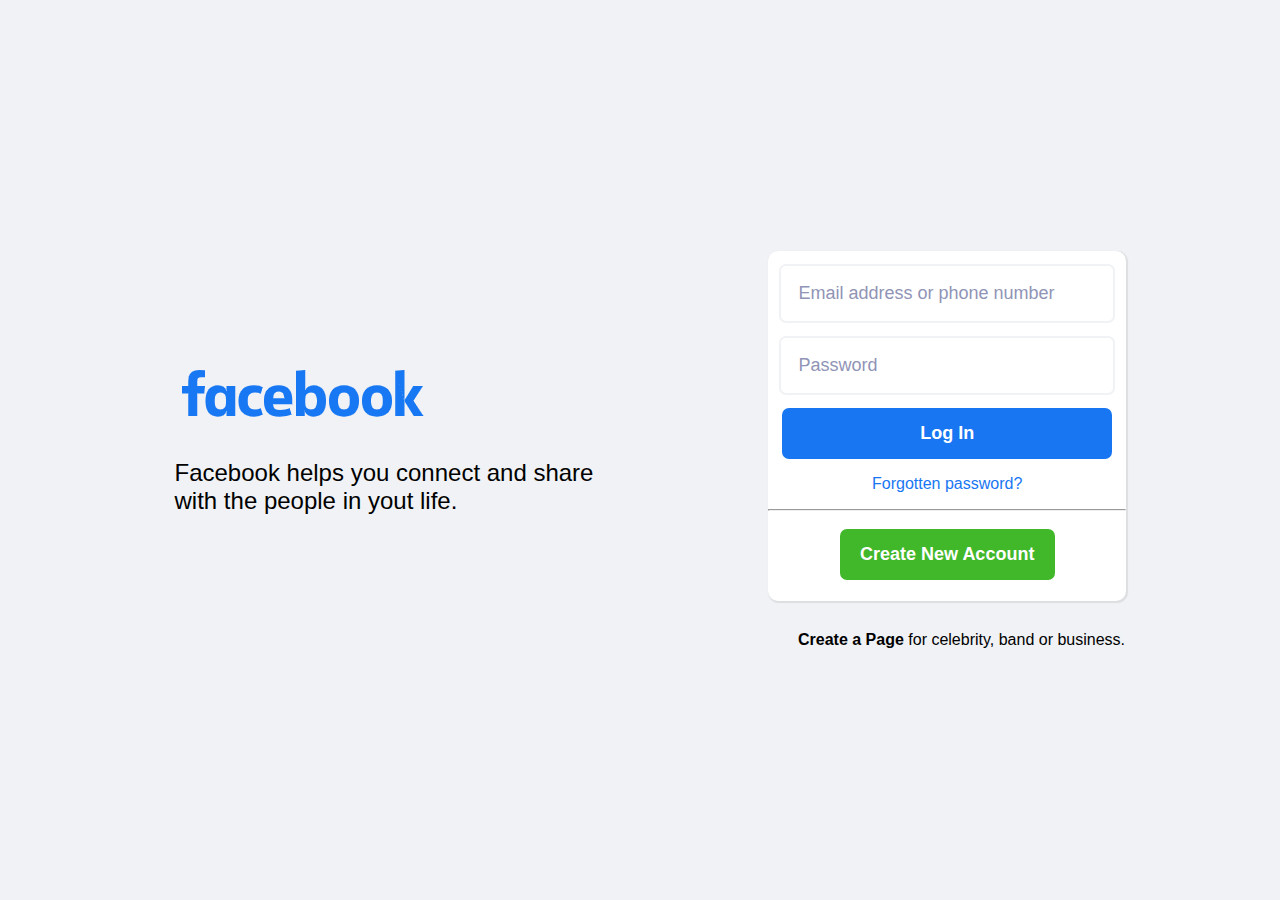
<file: index.html>
<!DOCTYPE html>
<html lang="en">
  <head>
    <meta charset="UTF-8" />
    <meta http-equiv="X-UA-Compatible" content="IE=edge" />
    <meta name="viewport" content="width=device-width, initial-scale=1.0" />
    <title>Log In</title>
    <link rel="stylesheet" href="login.css" />
    
  </head>
  <body>
    <div class="main">
      <div class="left">
        <div>
          <img src="Assets/facebook-name.PNG" alt="" />
          <p class="h1">
            Facebook helps you connect and share <br />
            with the people in yout life.
          </p>
        </div>
      </div>

      <div class="right">
        <div class="card-container">
          <div class="card">
            <input type="email" placeholder="Email address or phone number" />
            <input type="Password" placeholder="Password" />
            <a href="mian.html"> <button class="login">Log In</button> </a>
            
            <a class="h4" href="#"> <p>Forgotten password?</p></a>
            <hr/>
              <button class="new-account">Create New Account</button>
            </a>
          </div>
    <div class="page"><b>Create a Page</b> for celebrity, band or business.</div>

        </div>


        </div>    

    </div>

  </body>
</html>
</file>
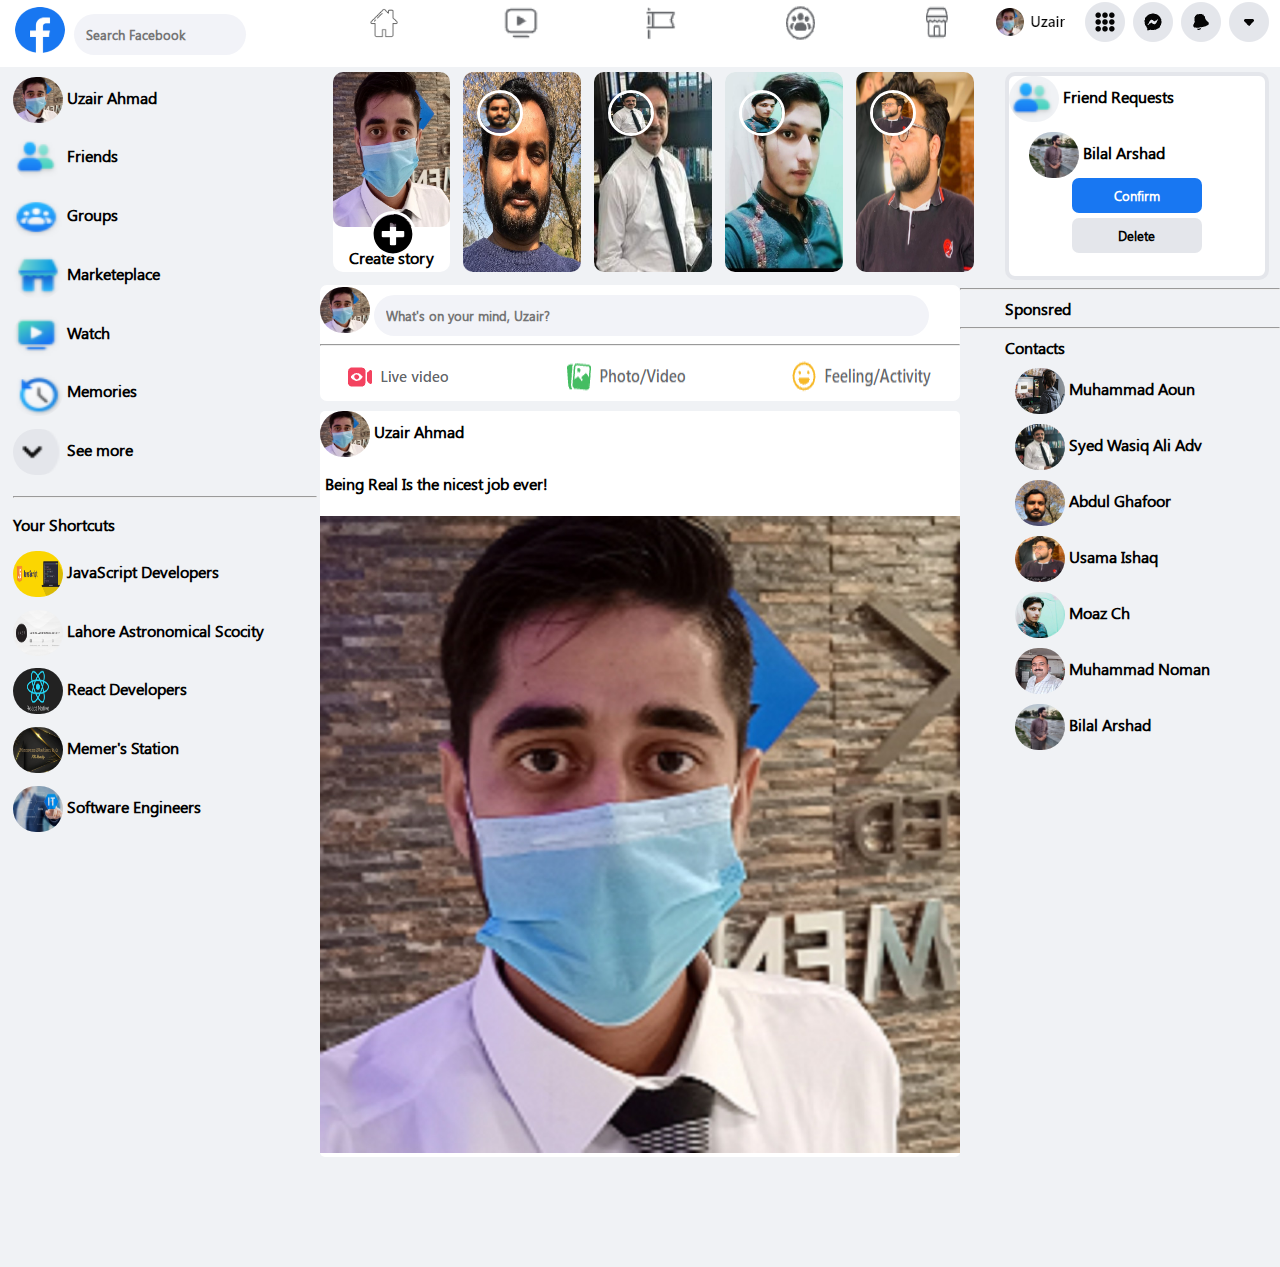
<file: mian.html>
<!DOCTYPE html>
<html lang="en">
  <head>
    <meta charset="UTF-8" />
    <meta http-equiv="X-UA-Compatible" content="IE=edge" />
    <meta name="viewport" content="width=device-width, initial-scale=1.0" />
    <title>Facebook</title>
    <link
      rel="stylesheet"
      href="Assets/segoe-ui-4-cufonfonts-webfont/style.css"
    />
    <link rel="stylesheet" href="style.css" />
    <link rel="stylesheet" href="Assets/all.css">
  </head>
  <body>
    <nav>
      <div class="navbar">
        <div class="logo">
          <img src="Assets/facebook.png" class="photo" />
          <input type="text" placeholder="Search Facebook" class="input" />
        </div>
        <div class="home-icones">
          <img class="photo" src="Assets/home.png" alt="" />
          <img class="photo" src="Assets/watch.PNG" alt="" />
          <img class="photo" src="Assets/pages.PNG" alt="" />
          <img class="photo" src="Assets/groups.PNG" alt="" />
          <img class="photo" src="Assets/ads.PNG" alt="" />
        </div>
        <div class="notification">
          <img src="Assets/notifications.PNG" alt="" />
        </div>
      </div>
    </nav>
    <div class="main">
      <div class="left-side">
        <div>
          <img class="photo" src="Assets/uzair.jpg" />
          <b>Uzair Ahmad</b>
        </div>
        <div>
          <img class="photo" src="Assets/friends.PNG" />
          <b>Friends</b>
        </div>
        <div>
          <img class="photo" src="Assets/groupsleft.PNG" />
          <b>Groups</b>
        </div>
        <div>
          <img class="photo" src="Assets/marketplace.PNG" />
          <b>Marketeplace</b>
        </div>
        <div>
          <img class="photo" src="Assets/watchleft.PNG" />
          <b>Watch</b>
        </div>
        <div>
          <img class="photo" src="Assets/memories.PNG" />
          <b>Memories</b>
        </div>
        <div>
          <img class="photo" src="Assets/seemore.PNG" />
          <b>See more</b>
        </div>
        <div>
          <hr />
          <p><b>Your Shortcuts</b></p>
          <img class="photo" src="Assets/javascript.png" />
          <b>JavaScript Developers</b>
        </div>
        <div>
          <img class="photo" src="Assets/lahore.jpg" />
          <b>Lahore Astronomical Scocity</b>
        </div>
        <div>
            <img class="photo" src="Assets/react.jpg" />
            <b>React Developers</b>
          </div><div>
            <img class="photo" src="Assets/meme.jpg" />
            <b>Memer's Station</b>
          </div>
          <div>
            <img class="photo" src="Assets/software.jpg" />
            <b>Software Engineers</b>
          </div>
      </div>
      <div class="middle">
        <div class="first">
          <div class="card">
              <img class="my-story" src="Assets/story-uzair.jpg" alt="">
             <img class="add-story" src="Assets/plus-circle-solid.svg" alt="">
              <p>Create story</p>
              <!-- <img class="photo" src="Assets/add-icone.png" alt=""> -->
            </div>
          <div class="card">
            <img class="story" src="Assets/story-ghafoor.jpg" alt="">
            <img class="sphoto" src="Assets/story-ghafoor.jpg" alt="">
          </div>
          <div class="card">
            <img class="story" src="Assets/story-wasiq.jpg" alt="">
            <img class="sphoto" src="Assets/story-wasiq.jpg" alt="">
          </div>
          <div class="card">
            <img class="story" src="Assets/story-moaz.jpg" alt="">
            <img class="sphoto" src="Assets/story-moaz.jpg" alt="">

          </div>
          <div class="card">
            <img class="story" src="Assets/story-usama.jpg" alt="">
            <img class="sphoto" src="Assets/story-usama.jpg" alt="">

          </div>
        </div>

        <div class="second">
          <img class="photo" src="Assets/uzair.jpg" alt="" />
          <input
            class="input-mind"
            type="text"
            placeholder="What's on your mind, Uzair?"
          />
          <hr />
          <div class="live">
            <img src="Assets/live.PNG" alt="" />
            <img src="Assets/photo.PNG" alt="" />
            <img src="Assets/feeling.PNG" alt="" />
          </div>
        </div>
        <div class="third">
          <img class="photo" src="Assets/uzair.jpg" alt="" />
          Uzair Ahmad <br />
          <p>Being Real Is the nicest job ever!</p>
          <img class="uzi" src="Assets/post.jpg" alt="" />
        </div>
      </div>

      <div class="right-side">
        <div class="cardl">
          <div>
            <img class="photo" src="Assets/friends.PNG" />
            <b>Friend Requests</b>
          </div>
          <div>
            <img class="photo" src="Assets/bilal-arshad.jpg" />
            <b>Bilal Arshad</b>
          </div>
          <div>
            <button>Confirm</button>
          </div>
          <div>
            <button>Delete</button>
          </div>
        </div>
        <hr />
        <div class="sponser"><b>Sponsred</b></div>
        <hr />
        <div class="contacts">
          <b>Contacts</b> <br />
          <div>
            <img class="photo" src="Assets/aoun.jpg"/>
            Muhammad Aoun
          </div>
          <div>
            <img class="photo" src="Assets/wasiq-ali.jpg" alt="" />
            Syed Wasiq Ali Adv
          </div>
          <div>
            <img class="photo" src="Assets/ghafoor.jpg" alt="" />
            Abdul Ghafoor
          </div>
          <div>
            <img class="photo" src="Assets/usama.jpg" alt="" />
            Usama Ishaq
          </div>
          <div>
            <img class="photo" src="Assets/moaz.jpg" alt="" />
            Moaz Ch
          </div>
          <div>
            <img class="photo" src="Assets/ashraf.jpg" alt="" />
            Muhammad Noman
                  </div>
          <div>
            <img class="photo" src="Assets/bilal-arshad.jpg" alt="" />
            Bilal Arshad
          </div>
        </div>
      </div>
    </div>
  </body>
</html>
</file>
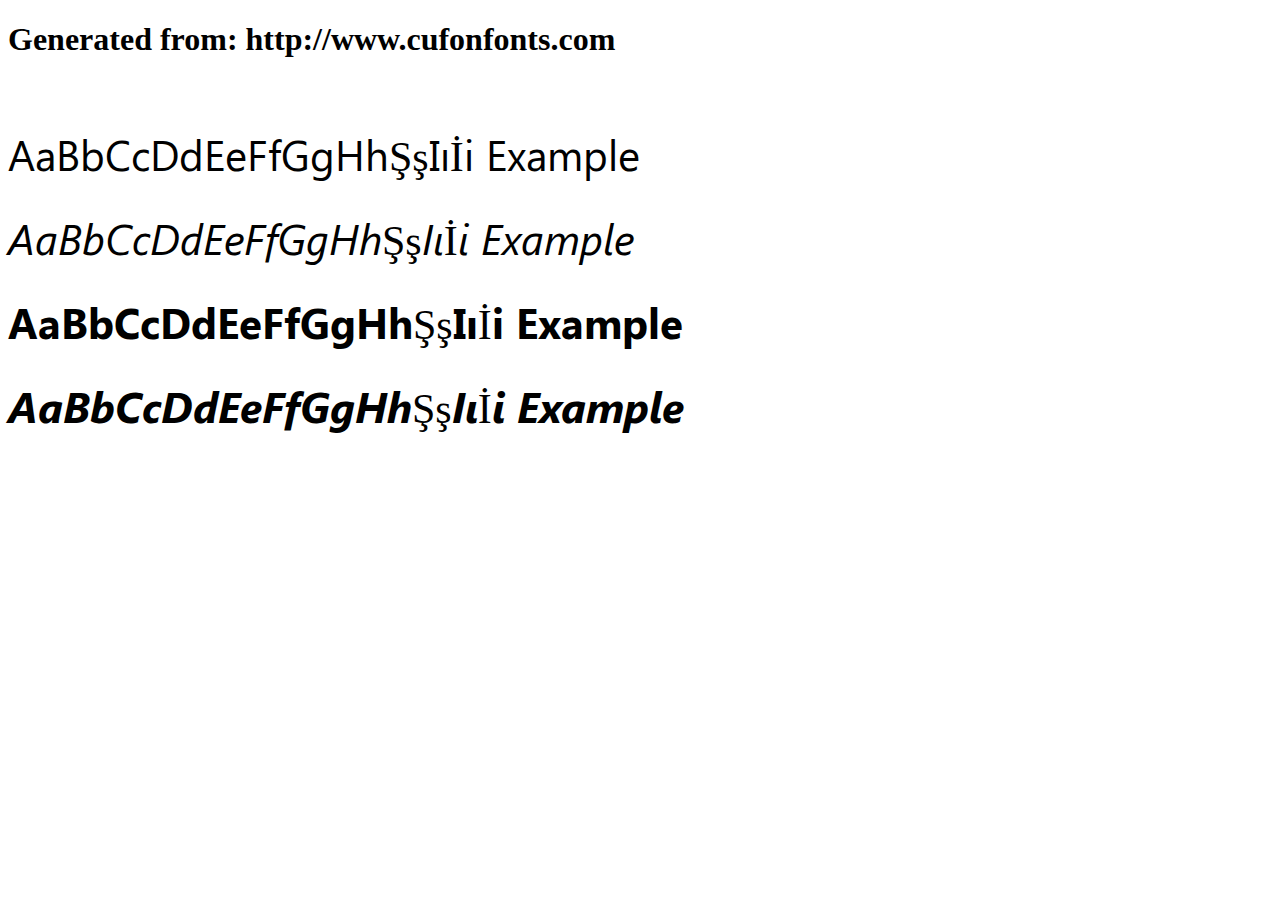
<file: Assets/segoe-ui-4-cufonfonts-webfont/example.html>
<!DOCTYPE html>
<html xmlns="http://www.w3.org/1999/xhtml">
<head>
    <meta http-equiv="Content-Type" content="text/html; charset=utf-8"/>
    <link rel="stylesheet" type="text/css"
          href="style.css"/>
</head>

<body>

<h1>Generated from: http://www.cufonfonts.com</h1><br/>
<h1 style="font-family:'Segoe UI Regular';font-weight:normal;font-size:42px">AaBbCcDdEeFfGgHhŞşIıİi Example</h1>
<h1 style="font-family:'Segoe UI Italic';font-weight:normal;font-size:42px">AaBbCcDdEeFfGgHhŞşIıİi Example</h1>
<h1 style="font-family:'Segoe UI Bold';font-weight:normal;font-size:42px">AaBbCcDdEeFfGgHhŞşIıİi Example</h1>
<h1 style="font-family:'Segoe UI Bold Italic';font-weight:normal;font-size:42px">AaBbCcDdEeFfGgHhŞşIıİi Example</h1>


</body>
</html>
</file>
<file: login.css>
*{
    /* background-color: hsl(0, 0%, 90%); */
    font-family: sans-serif;
}
body{
    margin: 0;
    background-color: hsl(216deg 20% 95%);
}
.main{
    display: flex;
    width: 100%;
    height: 100vh;
}
.left{
    width: 60%;
    height: 100%;
    display: flex;
    justify-content: center;
    align-items: center;
}
.left .h1{
    font-size: x-large;
}

.right{
    display: flex;
    align-items: center;
    justify-content: flex-start;
    width: 40%;
    height: 100%;
}
.card{
    background-color: white;
    width: 70%;
    height: 350px;
    border-radius: 10px;
    box-shadow: 1px 1px 1px 1px  hsl(210deg 6% 87%) ;
    text-align: center;
}
.card>input{
    border: 2px solid hsl(216deg 20% 95%);
    width: 83%;
    padding: 17px;
    margin-top: 13px;
    border-radius: 7px;
    font-size: large;
    font-weight: lighter;
}

::placeholder {
    color: hsl(234deg 21% 64%);
    opacity: 1; 
  }
.card .h4{
    background-color: white;
    color:  hsl(214deg 89% 52%);
    text-decoration: none;
    margin-top: 13px;
}
.card .h4:hover{
    text-decoration: underline;
}
.login{
    color: white;
    background-color: hsl(214deg 89% 52%);
    width: 92%;
    padding: 15px;
    margin-top: 13px;
    border-radius: 7px;
    border: none;
    font-weight: bolder;
    font-size: large;
    cursor: pointer;
}
.login:hover{
    background-color: hsl(214deg 83% 48%);
}
.new-account{
    background-color: hsl(110deg 63% 44%);
    color: white;
    padding: 15px;
    border-radius: 7px;
    border: none;
    width: 60%;
    font-weight: bold;
    margin-top: 10px;
    font-size: large;
    cursor: pointer;
}
.new-account:hover{
    background-color: hsl(110deg 72% 37%);
}
.page{
    margin-top: 30px;
    margin-left: 30px; 

}
.card-container{
    /* text-align: center; */
}
</file>
<file: Assets/segoe-ui-4-cufonfonts-webfont/style.css>
/* #### Generated By: http://www.cufonfonts.com #### */

    @font-face {
    font-family: 'Segoe UI Regular';
    font-style: normal;
    font-weight: normal;
    src: local('Segoe UI Regular'), url('Segoe UI.woff') format('woff');
    }
    

    @font-face {
    font-family: 'Segoe UI Italic';
    font-style: normal;
    font-weight: normal;
    src: local('Segoe UI Italic'), url('Segoe UI Italic.woff') format('woff');
    }
    

    @font-face {
    font-family: 'Segoe UI Bold';
    font-style: normal;
    font-weight: normal;
    src: local('Segoe UI Bold'), url('Segoe UI Bold.woff') format('woff');
    }
    

    @font-face {
    font-family: 'Segoe UI Bold Italic';
    font-style: normal;
    font-weight: normal;
    src: local('Segoe UI Bold Italic'), url('Segoe UI Bold Italic.woff') format('woff');
    }
</file>
<file: style.css>
@font-face {
    font-family: "Segoe UI" ;
    src: url( "Assets/segoe-ui-4-cufonfonts-webfont/Segoe\ UI.woff")
}

*{
    font-family: Segoe UI ; 
    font-weight: bold;
}
body{
    margin: 0;
}
    .photo{
    width: 50px;
    height: 46px;
    border-radius: 50px;
    vertical-align: middle;
}
.sphoto{

    width: 40px;
    height: 40px;
    border-radius: 40px;
    vertical-align: middle;
    position: absolute;
    border: 3px solid white;
    top: 18px;
    left: 14px;
}
.add-story{
    width: 40px;
    height: 40px;
    border-radius: 40px;
    vertical-align: middle;
    position: absolute;
    border: 3px solid white;
    bottom: 15px;
    left: 37px;
}
/* <---------Story's Profile pic-------> */
.middle .first .card{
    position: relative;
}

.input{
    padding: 12px;
    border-radius: 27px;
    background-color: hsl(230deg 27% 96%);
    color: hsl(230deg 5% 25%);
    vertical-align: middle;
    margin-left: 5px;
    border: none;
    margin-top: 9px;
}
.logo{
     padding: 5px;
     margin-left: 10px;
}
.navbar{
    display: flex;
    justify-content: space-between;

}
.input:focus{
    border: none;
}
.home-icones>img{
    margin-left: 85px;
}

/* .home-icones>img:hover{
    background-color: hsl(230deg 27% 96%);
    padding: 10px;
    border-radius: 10px;
} */

.main
{
    display: flex;
    width: 100%;
    height: 1200px;
    background-color: #f0f2f5;
    margin-top: 7px;
}
.main .left-side{
    width: 25%;
    height: 100vh;
    /* background-color: aqua; */
}
.main .middle{
    display: inline-block;
    width: 50%;
    height: 100vh;
    
    
}
.notification{
    vertical-align: middle;
}
.main .right-side{
    width: 25%;
    height: 100vh;
    /* background-color: brown; */
}
.first{
    display: flex;
}

/* <------------------Middle---------------> */

.middle .card{
    height: 200px;
    width: 120px;
    background-color: white;
    border-radius: 10px;
    margin-left: 13px;
    margin-top: 5px;
    text-align: center;
}
.first div:nth-child(1){
    position: relative;
}
/* #add{
    position: absolute;
} */
.my-story{
    width: 117px;
    height: 155px;
    border-radius: 10px;

}
.story{
    width: 118px;
    height: 200px;
    border-radius: 10px;
    cursor: pointer;

}
#add{
    position: relative;
    
}
.second{
    margin-top: 2%;
    width: 100%;
    background-color: white;
    /* padding: 2%; */
    border-radius: 7px;
}
.input-mind{
    padding: 12px;
    border-radius: 27px;
    background-color: hsl(230deg 27% 96%);
    color: hsl(230deg 5% 25%);
    vertical-align: middle;
    width: 83%;
    border: none;
    margin-top: 10px;

}
.live{
    display: flex;
    justify-content: center;
}
.live>img{
    margin-left: 7%;
    margin-right: 7%;
}
.third{
    background-color: white;
    width: 100%;
    border-radius: 5px;
    
}
.third{
    margin-top: 10px;
    vertical-align: middle;
}
.uzi{
    margin-top: 1%;
    width: 100%;
}
.third>p{
    margin-left: 5px;
}

/* <---------------left-side------------> */
.left-side>div{
    margin-top: 2%;
    padding: 1%;
    margin-left: 3%;
}


/* <---------------right-side------------> */

.right-side div:nth-child(2){
    margin-top: 10px;
    margin-left: 20px;
}
button{
    border: none;
    border-radius: 7px;
    padding: 9px;
    width: 130px;
    background-color: #1877f2;
    color: white;
    font-weight: bold;
    cursor: pointer;
}
.cardl{
        height: 200px;
        width: 80%;
        border-radius: 10px;
        margin-top: 5px;
        margin-left: 14%;
        background-color: white;
        border: 4px solid #e4e6eb;
}
.cardl div:nth-child(3){
    display: flex;
    justify-content: center;
}
.cardl div:nth-child(4){
    display: flex;
    justify-content: center;
    margin-top: 2%;
}
.cardl div:nth-child(4) button{
    background-color: #e4e6eb;
    color: black;
}
.right-side .sponser{
    margin-left: 14%;
}
.right-side .contacts{
    margin-left: 14%;
}
.contacts div{
    margin: 10px;
}

button:hover{
    background-color: hsl(214deg 83% 48%);
}

/* <================kjkljkljkhklj================> */
</file>
